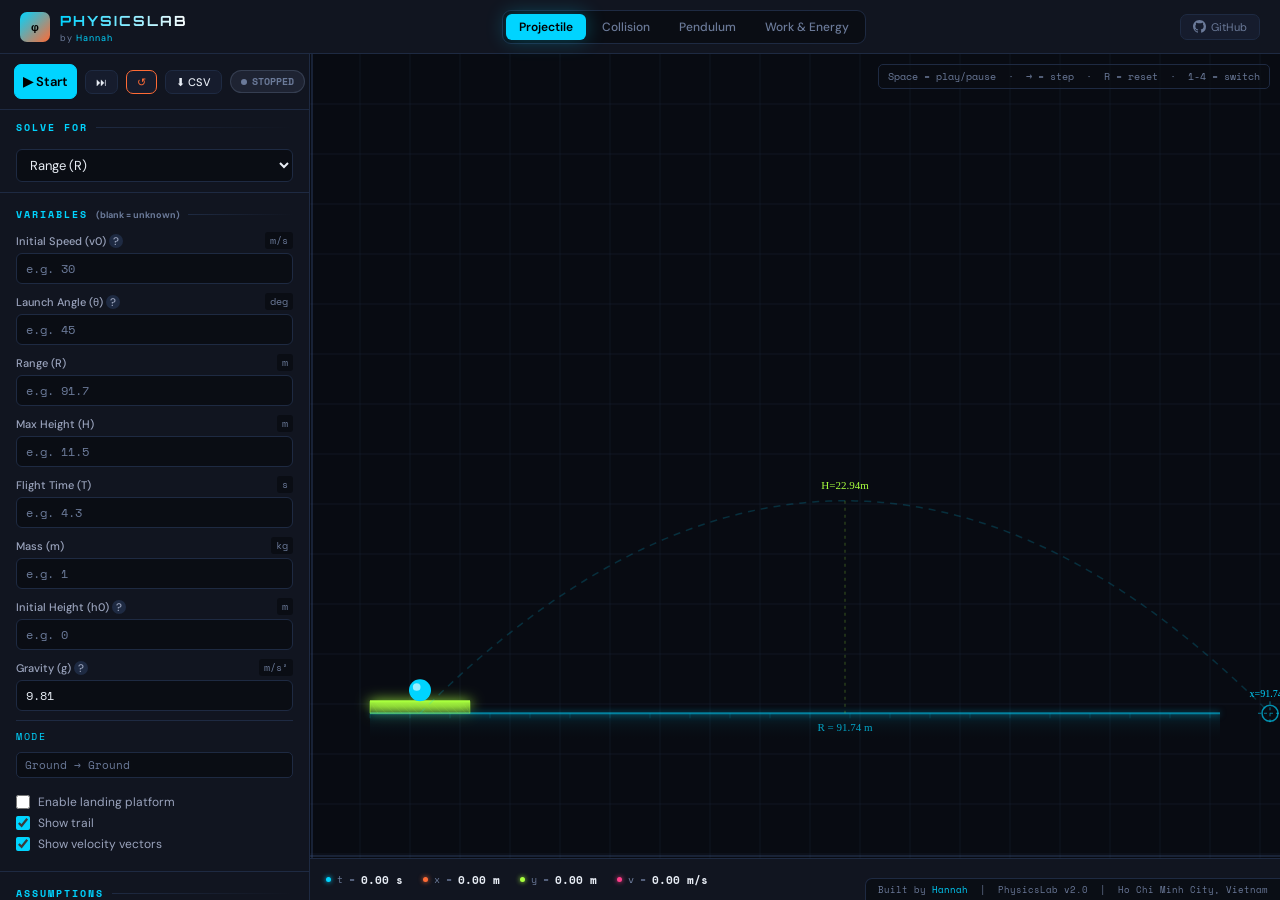
<file: index.html>
<!DOCTYPE html>
<html lang="en">
<head>
<meta charset="UTF-8">
<meta name="viewport" content="width=device-width, initial-scale=1.0">
<title>PhysicsLab by Hannah — Interactive Mechanics Simulator</title>
<link rel="preconnect" href="https://fonts.googleapis.com">
<link href="https://fonts.googleapis.com/css2?family=Space+Mono:wght@400;700&family=DM+Sans:wght@300;400;500;600&family=Orbitron:wght@400;700;900&display=swap" rel="stylesheet">
<link rel="stylesheet" href="style.css">
</head>
<body>

<!-- ============================================================
     GLOBAL TOOLTIP (populated by initTooltips in utils.js)
     ============================================================ -->
<div id="globalTooltip" class="tooltip"></div>

<!-- ============================================================
     HEADER
     ============================================================ -->
<header>
  <div class="logo">
    <div class="logo-icon">φ</div>
    <div>
      <span class="logo-text">PHYSICSLAB</span>
      <div class="logo-sub">by <span style="color:var(--accent)">Hannah</span></div>
    </div>
  </div>

  <!-- Simulation tabs -->
  <div class="sim-tabs">
    <button class="sim-tab active" onclick="switchSim('projectile')"
            data-tip="Projectile motion with symbolic solver" data-tip-title="Projectile">
      Projectile
    </button>
    <button class="sim-tab" onclick="switchSim('collision')"
            data-tip="Elastic and inelastic 1D collisions" data-tip-title="Collision">
      Collision
    </button>
    <button class="sim-tab" onclick="switchSim('pendulum')"
            data-tip="Simple pendulum with RK4 integration" data-tip-title="Pendulum">
      Pendulum
    </button>
    <button class="sim-tab" onclick="switchSim('work')"
            data-tip="Work, energy and power with 13-equation solver" data-tip-title="Work & Energy">
      Work &amp; Energy
    </button>
  </div>

  <div class="header-actions">
    <!-- Mobile sidebar toggle -->
    <button class="mobile-menu-btn" onclick="openMobileSidebar()" title="Open controls">☰</button>

    <a class="gh-link" href="https://github.com/phanminhhanh7-tech/physicslab" target="_blank">
      <svg width="13" height="13" viewBox="0 0 24 24" fill="currentColor">
        <path d="M12 0C5.37 0 0 5.37 0 12c0 5.31 3.435 9.795 8.205 11.385.6.105.825-.255.825-.57
          0-.285-.015-1.23-.015-2.235-3.015.555-3.795-.735-4.035-1.41-.135-.345-.72-1.41-1.23-1.695
          -.42-.225-1.02-.78-.015-.795.945-.015 1.62.87 1.845 1.23 1.08 1.815 2.805 1.305 3.495.99
          .105-.78.42-1.305.765-1.605-2.67-.3-5.46-1.335-5.46-5.925 0-1.305.465-2.385 1.23-3.225
          -.12-.3-.54-1.53.12-3.18 0 0 1.005-.315 3.3 1.23.96-.27 1.98-.405 3-.405s2.04.135 3 .405
          c2.295-1.56 3.3-1.23 3.3-1.23.66 1.65.24 2.88.12 3.18.765.84 1.23 1.905 1.23 3.225
          0 4.605-2.805 5.625-5.475 5.925.435.375.81 1.095.81 2.22 0 1.605-.015 2.895-.015 3.3
          0 .315.225.69.825.57A12.02 12.02 0 0 0 24 12c0-6.63-5.37-12-12-12z"/>
      </svg>
      GitHub
    </a>
  </div>
</header>

<!-- ============================================================
     MAIN LAYOUT
     ============================================================ -->
<div class="main">

  <!-- Mobile overlay: close sidebar by tapping outside -->
  <div id="sidebarOverlay" class="sidebar-overlay" onclick="closeMobileSidebar()"></div>

  <!-- ====================================================
       SIDEBAR
       ==================================================== -->
  <div class="sidebar" id="sidebar">

    <!-- PLAYBACK CONTROLS -->
    <div class="playback-bar">
      <button id="mainBtn" class="btn primary" style="flex:1;font-size:13px;padding:8px"
              onclick="handleMainBtn()"
              data-tip="Space to play/pause" data-tip-title="Play / Pause">
        ▶ Start
      </button>
      <!-- Step one frame forward (new feature) -->
      <button class="btn sm" onclick="stepFrame()" title="Step one frame (→ key)"
              data-tip="Advance one frame at a time. Pause first or it pauses automatically."
              data-tip-title="Step Frame">
        ⏭
      </button>
      <!-- Reset inputs + state -->
      <button class="btn danger sm" onclick="resetSim()" title="Reset (R key)"
              data-tip="Reset simulation and clear computed state" data-tip-title="Reset">
        ↺
      </button>
      <!-- Export CSV (new feature) -->
      <button class="btn sm" onclick="exportCurrentCSV()" title="Export CSV"
              data-tip="Download simulation data as .csv file" data-tip-title="Export CSV">
        ⬇ CSV
      </button>
      <div id="statusBadge" class="status-badge stopped">
        <span class="status-dot"></span> STOPPED
      </div>
    </div>

    <!-- ==================================================
         PROJECTILE MOTION CONTROLS
         ================================================== -->
    <div id="ctrl-projectile">

      <!-- Solve For -->
      <div class="solve-for-area">
        <div class="sidebar-section-title">Solve For</div>
        <select class="solve-select" id="proj-solveFor" onchange="updateProjectile()">
          <option value="R">Range (R)</option>
          <option value="H">Max Height (H)</option>
          <option value="T">Flight Time (T)</option>
          <option value="theta">Launch Angle (θ)</option>
          <option value="v0">Initial Speed (v0)</option>
          <option value="vx">Horiz Velocity (vx)</option>
          <option value="vy">Vert Velocity (vy)</option>
          <option value="KE">Kinetic Energy (KE)</option>
          <option value="PE">Potential Energy (PE)</option>
          <option value="E">Total Energy (E)</option>
          <option value="g">Gravity (g)</option>
          <option value="m">Mass (m)</option>
        </select>
      </div>

      <!-- Variables -->
      <div class="sidebar-section">
        <div class="sidebar-section-title">
          Variables
          <span style="font-size:9px;color:var(--text-dim);font-family:'DM Sans';text-transform:none;letter-spacing:0">
            (blank = unknown)
          </span>
        </div>

        <div class="input-group">
          <div class="input-label">
            <span>
              Initial Speed (v0)
              <span class="tip-icon" data-tip="Launch speed. Combined with angle to give vx and vy." data-tip-title="v0">?</span>
            </span>
            <span class="unit">m/s</span>
          </div>
          <input type="number" id="proj-v0" placeholder="e.g. 30" step="any" oninput="updateProjectile()">
        </div>

        <div class="input-group">
          <div class="input-label">
            <span>
              Launch Angle (θ)
              <span class="tip-icon" data-tip="Angle above horizontal. 45° gives maximum range on flat ground." data-tip-title="θ">?</span>
            </span>
            <span class="unit">deg</span>
          </div>
          <input type="number" id="proj-angle" placeholder="e.g. 45" step="any" oninput="updateProjectile()">
        </div>

        <div class="input-group">
          <div class="input-label"><span>Range (R)</span><span class="unit">m</span></div>
          <input type="number" id="proj-R" placeholder="e.g. 91.7" step="any" oninput="updateProjectile()">
        </div>

        <div class="input-group">
          <div class="input-label"><span>Max Height (H)</span><span class="unit">m</span></div>
          <input type="number" id="proj-H" placeholder="e.g. 11.5" step="any" oninput="updateProjectile()">
        </div>

        <div class="input-group">
          <div class="input-label"><span>Flight Time (T)</span><span class="unit">s</span></div>
          <input type="number" id="proj-T" placeholder="e.g. 4.3" step="any" oninput="updateProjectile()">
        </div>

        <div class="input-group">
          <div class="input-label"><span>Mass (m)</span><span class="unit">kg</span></div>
          <input type="number" id="proj-m" placeholder="e.g. 1" step="any" oninput="updateProjectile()">
        </div>

        <div class="input-group">
          <div class="input-label">
            <span>
              Initial Height (h0)
              <span class="tip-icon" data-tip="Launch height above ground. 0 = launched from ground." data-tip-title="h0">?</span>
            </span>
            <span class="unit">m</span>
          </div>
          <input type="number" id="proj-h0" placeholder="e.g. 0" step="any" oninput="updateProjectile()">
        </div>

        <div class="input-group">
          <div class="input-label">
            <span>
              Gravity (g)
              <span class="tip-icon" data-tip="Gravitational acceleration. Earth ≈ 9.81, Moon ≈ 1.62, Mars ≈ 3.72." data-tip-title="g">?</span>
            </span>
            <span class="unit">m/s²</span>
          </div>
          <input type="number" id="proj-g" value="9.81" step="any" oninput="updateProjectile()">
        </div>

        <div class="input-group" id="proj-hLand-row" style="display:none">
          <div class="input-label">
            <span>Landing Platform Height
              <span class="tip-icon" data-tip="Height of the landing platform above ground. Projectile lands on it if trajectory reaches it." data-tip-title="hLand">?</span>
            </span>
            <span class="unit">m</span>
          </div>
          <input type="number" id="proj-hLand" placeholder="e.g. 5" step="any" min="0" oninput="updateProjectile()">
        </div>

        <div style="margin-top:8px;padding:8px 0;border-top:1px solid var(--border)">
          <div style="font-size:10px;color:var(--accent);font-family:'Space Mono';letter-spacing:1.5px;text-transform:uppercase;margin-bottom:8px">Mode</div>
          <div id="proj-mode-badge" style="font-size:11px;font-family:'Space Mono';color:var(--text-dim);background:var(--bg);border:1px solid var(--border);border-radius:5px;padding:4px 8px;margin-bottom:8px">Ground → Ground</div>
        </div>

        <div class="checkbox-row">
          <input type="checkbox" id="proj-landPlat" onchange="updateProjectile()">
          <label for="proj-landPlat">Enable landing platform</label>
        </div>
        <div class="checkbox-row">
          <input type="checkbox" id="proj-trail" checked onchange="updateProjectile()">
          <label for="proj-trail">Show trail</label>
        </div>
        <div class="checkbox-row">
          <input type="checkbox" id="proj-vectors" checked onchange="updateProjectile()">
          <label for="proj-vectors">Show velocity vectors</label>
        </div>
      </div>

      <!-- Physics Assumptions -->
      <div class="sidebar-section">
        <div class="sidebar-section-title">Assumptions</div>
        <div class="assumptions-panel">
          <div class="assumption-item">No air resistance</div>
          <div class="assumption-item">Constant gravitational field</div>
          <div class="assumption-item">Point-mass projectile</div>
          <div class="assumption-item">Landing: quadratic solved for each surface</div>
          <div class="assumption-item">Earliest valid landing surface wins</div>
          <div class="assumption-item">Platform has fixed horizontal extent</div>
        </div>
      </div>

      <!-- Solver Steps -->
      <div class="sidebar-section">
        <div class="sidebar-section-title">Solver Steps</div>
        <div id="proj-solver-steps" class="solver-steps-panel">
          <div class="step-empty-msg">Fill in variables above — solver chains equations automatically.</div>
        </div>
      </div>

      <!-- Results -->
      <div class="sidebar-section">
        <div class="sidebar-section-title">Results</div>
        <div class="results-grid">
          <div class="result-card" id="prc-R">   <div class="r-label">Range (R)</div>      <div class="r-value" id="proj-r-R">--</div></div>
          <div class="result-card" id="prc-H">   <div class="r-label">Max Height (H)</div> <div class="r-value" id="proj-r-H">--</div></div>
          <div class="result-card" id="prc-T">   <div class="r-label">Flight Time</div>    <div class="r-value" id="proj-r-T">--</div></div>
          <div class="result-card" id="prc-v0">  <div class="r-label">v0</div>             <div class="r-value" id="proj-r-v0">--</div></div>
          <div class="result-card" id="prc-vx">  <div class="r-label">vx</div>             <div class="r-value" id="proj-r-vx">--</div></div>
          <div class="result-card" id="prc-vy">  <div class="r-label">vy (initial)</div>  <div class="r-value" id="proj-r-vy">--</div></div>
          <div class="result-card" id="prc-KE">  <div class="r-label">KE</div>             <div class="r-value" id="proj-r-KE">--</div></div>
          <div class="result-card" id="prc-PE">  <div class="r-label">PE</div>             <div class="r-value" id="proj-r-PE">--</div></div>
          <div class="result-card" id="prc-E">   <div class="r-label">Total E</div>        <div class="r-value" id="proj-r-E">--</div></div>
          <div class="result-card" id="prc-theta"><div class="r-label">Angle (θ)</div>    <div class="r-value" id="proj-r-theta">--</div></div>
          <div class="result-card" id="prc-g">   <div class="r-label">Gravity (g)</div>   <div class="r-value" id="proj-r-g">--</div></div>
          <div class="result-card" id="prc-v">   <div class="r-label">Curr Speed</div>    <div class="r-value" id="proj-r-v">--</div></div>
          <div class="result-card" id="prc-xy">  <div class="r-label">Curr x, y</div>     <div class="r-value" id="proj-r-xy">--</div></div>
        </div>
      </div>

    </div><!-- /ctrl-projectile -->

    <!-- ==================================================
         COLLISION CONTROLS
         ================================================== -->
    <div id="ctrl-collision" class="hidden">

      <div class="solve-for-area">
        <div class="sidebar-section-title">Solve For</div>
        <select class="solve-select" id="col-solveFor" onchange="updateCollision()">
          <option value="v1a">v1 after collision</option>
          <option value="v2a">v2 after collision</option>
          <option value="m1">Mass 1 (m1)</option>
          <option value="m2">Mass 2 (m2)</option>
          <option value="v1">Velocity 1 before</option>
          <option value="v2">Velocity 2 before</option>
          <option value="KEb">KE before</option>
          <option value="KEa">KE after</option>
          <option value="KElost">KE lost</option>
          <option value="pt">Total momentum</option>
        </select>
      </div>

      <div class="sidebar-section">
        <div class="sidebar-section-title">
          Variables
          <span style="font-size:9px;color:var(--text-dim);font-family:'DM Sans';text-transform:none;letter-spacing:0">
            (blank = unknown)
          </span>
        </div>

        <div style="font-size:10px;color:var(--accent3);font-family:'Space Mono';letter-spacing:1px;margin-bottom:8px;text-transform:uppercase">Object 1 (cyan)</div>

        <div class="input-group">
          <div class="input-label">
            <span>
              Mass (m1)
              <span class="tip-icon" data-tip="Mass of object 1 in kilograms. Must be positive." data-tip-title="m1">?</span>
            </span>
            <span class="unit">kg</span>
          </div>
          <input type="number" id="col-m1" placeholder="e.g. 5" step="any" oninput="updateCollision()">
        </div>

        <div class="input-group">
          <div class="input-label">
            <span>
              Velocity before (v1)
              <span class="tip-icon" data-tip="Positive = rightward. Negative = leftward." data-tip-title="v1">?</span>
            </span>
            <span class="unit">m/s</span>
          </div>
          <input type="number" id="col-v1" placeholder="e.g. 8" step="any" oninput="updateCollision()">
        </div>

        <div style="font-size:10px;color:var(--accent2);font-family:'Space Mono';letter-spacing:1px;margin:10px 0 8px;text-transform:uppercase">Object 2 (orange)</div>

        <div class="input-group">
          <div class="input-label"><span>Mass (m2)</span><span class="unit">kg</span></div>
          <input type="number" id="col-m2" placeholder="e.g. 3" step="any" oninput="updateCollision()">
        </div>

        <div class="input-group">
          <div class="input-label">
            <span>
              Velocity before (v2)
              <span class="tip-icon" data-tip="Use negative values for leftward velocity. E.g. −3 means moving left at 3 m/s." data-tip-title="v2">?</span>
            </span>
            <span class="unit">m/s</span>
          </div>
          <input type="number" id="col-v2" placeholder="e.g. -3" step="any" oninput="updateCollision()">
        </div>

        <div class="input-group" style="margin-top:10px">
          <div class="input-label">
            <span>
              Collision Type
              <span class="tip-icon" data-tip="Elastic: KE conserved. Perfectly inelastic: objects stick together, max KE lost." data-tip-title="Type">?</span>
            </span>
          </div>
          <select id="col-type" onchange="updateCollision()">
            <option value="elastic">Elastic (KE conserved)</option>
            <option value="inelastic">Perfectly Inelastic</option>
          </select>
        </div>
      </div>

      <!-- Physics Assumptions -->
      <div class="sidebar-section">
        <div class="sidebar-section-title">Assumptions</div>
        <div class="assumptions-panel">
          <div class="assumption-item">1D head-on collision</div>
          <div class="assumption-item">No friction during collision</div>
          <div class="assumption-item">Point-mass objects</div>
          <div class="assumption-item">Isolated system (momentum conserved)</div>
          <div class="assumption-item">Elastic: KE also conserved</div>
        </div>
      </div>

      <!-- Solver Steps -->
      <div class="sidebar-section">
        <div class="sidebar-section-title">Solver Steps</div>
        <div id="col-solver-steps" class="solver-steps-panel">
          <div class="step-empty-msg">Fill in m1, v1, m2, v2 above.</div>
        </div>
      </div>

      <!-- Results -->
      <div class="sidebar-section">
        <div class="sidebar-section-title">Results</div>
        <div class="results-grid">
          <div class="result-card" id="crc-v1a">   <div class="r-label">v1 after</div>   <div class="r-value" id="col-r-v1a">--</div></div>
          <div class="result-card" id="crc-v2a">   <div class="r-label">v2 after</div>   <div class="r-value" id="col-r-v2a">--</div></div>
          <div class="result-card" id="crc-p1b">   <div class="r-label">p1 before</div>  <div class="r-value" id="col-r-p1b">--</div></div>
          <div class="result-card" id="crc-p2b">   <div class="r-label">p2 before</div>  <div class="r-value" id="col-r-p2b">--</div></div>
          <div class="result-card" id="crc-KEb">   <div class="r-label">KE before</div>  <div class="r-value" id="col-r-keb">--</div></div>
          <div class="result-card" id="crc-KEa">   <div class="r-label">KE after</div>   <div class="r-value" id="col-r-kea">--</div></div>
          <div class="result-card" id="crc-pt">    <div class="r-label">p total</div>    <div class="r-value" id="col-r-pt">--</div></div>
          <div class="result-card" id="crc-KElost"><div class="r-label">KE lost</div>    <div class="r-value" id="col-r-kel">--</div></div>
        </div>
      </div>

    </div><!-- /ctrl-collision -->

    <!-- ==================================================
         PENDULUM CONTROLS
         ================================================== -->
    <div id="ctrl-pendulum" class="hidden">

      <div class="solve-for-area">
        <div class="sidebar-section-title">Solve For</div>
        <select class="solve-select" id="pen-solveFor" onchange="updatePendulum()">
          <option value="T">Period (T)</option>
          <option value="f">Frequency (f)</option>
          <option value="L">Length (L)</option>
          <option value="g">Gravity (g)</option>
          <option value="KE_max">Max KE</option>
          <option value="PE">Potential Energy (PE)</option>
          <option value="E">Total Energy (E)</option>
          <option value="v_max">Max Speed (v_max)</option>
          <option value="m">Mass (m)</option>
          <option value="omega_nat">Angular frequency (ω₀)</option>
        </select>
      </div>

      <div class="sidebar-section">
        <div class="sidebar-section-title">
          Variables
          <span style="font-size:9px;color:var(--text-dim);font-family:'DM Sans';text-transform:none;letter-spacing:0">
            (blank = unknown)
          </span>
        </div>

        <div class="input-group">
          <div class="input-label">
            <span>
              Length (L)
              <span class="tip-icon" data-tip="Pendulum rod length from pivot to bob centre of mass." data-tip-title="L">?</span>
            </span>
            <span class="unit">m</span>
          </div>
          <input type="number" id="pen-L" placeholder="e.g. 3" step="any" oninput="updatePendulum()">
        </div>

        <div class="input-group">
          <div class="input-label"><span>Mass (m)</span><span class="unit">kg</span></div>
          <input type="number" id="pen-m" placeholder="e.g. 2" step="any" oninput="updatePendulum()">
        </div>

        <div class="input-group">
          <div class="input-label">
            <span>
              Start Angle (θ₀)
              <span class="tip-icon" data-tip="Initial release angle from vertical. Small angles (< 15°) are most accurate for small-angle approximation, but this simulator uses the full nonlinear equation." data-tip-title="θ₀">?</span>
            </span>
            <span class="unit">deg</span>
          </div>
          <input type="number" id="pen-angle" placeholder="e.g. 45" step="any" oninput="updatePendulum()">
        </div>

        <div class="input-group">
          <div class="input-label"><span>Period (T)</span><span class="unit">s</span></div>
          <input type="number" id="pen-T" placeholder="e.g. 3.47" step="any" oninput="updatePendulum()">
        </div>

        <div class="input-group">
          <div class="input-label">
            <span>
              Gravity (g)
              <span class="tip-icon" data-tip="Change g to simulate the pendulum on other planets. Moon = 1.62 m/s²." data-tip-title="g">?</span>
            </span>
            <span class="unit">m/s²</span>
          </div>
          <input type="number" id="pen-g" value="9.81" step="any" oninput="updatePendulum()">
        </div>

        <div class="input-group">
          <div class="input-label">
            <span>
              Damping (b)
              <span class="tip-icon" data-tip="Linear damping coefficient. 0 = ideal (no energy loss). 0.05 = light air resistance." data-tip-title="Damping">?</span>
            </span>
            <span class="unit">coef</span>
          </div>
          <input type="number" id="pen-damp" value="0" step="any" min="0" max="2" oninput="updatePendulum()">
        </div>
      </div>

      <!-- Physics Assumptions -->
      <div class="sidebar-section">
        <div class="sidebar-section-title">Assumptions</div>
        <div class="assumptions-panel">
          <div class="assumption-item">Rigid massless rod (not a string)</div>
          <div class="assumption-item">Full nonlinear equation (not small-angle)</div>
          <div class="assumption-item">Point-mass bob</div>
          <div class="assumption-item">Period formula T=2π√(L/g) is small-angle approx</div>
          <div class="assumption-item">Damping is linear (∝ angular velocity)</div>
        </div>
      </div>

      <!-- Solver Steps -->
      <div class="sidebar-section">
        <div class="sidebar-section-title">Solver Steps</div>
        <div id="pen-solver-steps" class="solver-steps-panel">
          <div class="step-empty-msg">Fill in variables above to solve.</div>
        </div>
      </div>

      <!-- Results -->
      <div class="sidebar-section">
        <div class="sidebar-section-title">Results</div>
        <div class="results-grid">
          <div class="result-card" id="enc-T">    <div class="r-label">Period (T)</div>    <div class="r-value" id="pen-r-T">--</div></div>
          <div class="result-card" id="enc-f">    <div class="r-label">Frequency (f)</div><div class="r-value" id="pen-r-f">--</div></div>
          <div class="result-card" id="enc-wn">   <div class="r-label">ω₀ (rad/s)</div>  <div class="r-value" id="pen-r-omegan">--</div></div>
          <div class="result-card" id="enc-vmax"> <div class="r-label">v_max</div>         <div class="r-value" id="pen-r-vmax">--</div></div>
          <div class="result-card" id="enc-KEmax"><div class="r-label">KE_max</div>        <div class="r-value" id="pen-r-kemax">--</div></div>
          <div class="result-card" id="enc-PE">   <div class="r-label">PE (initial)</div> <div class="r-value" id="pen-r-pe">--</div></div>
          <div class="result-card" id="enc-E">    <div class="r-label">Total E</div>      <div class="r-value" id="pen-r-E">--</div></div>
          <div class="result-card" id="enc-L">    <div class="r-label">Length (L)</div>   <div class="r-value" id="pen-r-L">--</div></div>
          <div class="result-card" id="enc-g">    <div class="r-label">Gravity (g)</div>  <div class="r-value" id="pen-r-g">--</div></div>
          <div class="result-card" id="enc-angle"><div class="r-label">Angle (live)</div> <div class="r-value" id="pen-r-angle">--</div></div>
          <div class="result-card" id="enc-omega"><div class="r-label">ω (live)</div>     <div class="r-value" id="pen-r-omega">--</div></div>
        </div>
      </div>

      <!-- Energy Bars -->
      <div class="energy-bars">
        <div class="sidebar-section-title" style="margin-bottom:8px">Energy Distribution</div>
        <div class="energy-bar-row">
          <span class="energy-bar-label">KE</span>
          <div class="energy-bar-track"><div class="energy-bar-fill" id="pen-ke-bar" style="width:50%;background:var(--accent)"></div></div>
          <span class="energy-bar-val" id="pen-ke-val">0 J</span>
        </div>
        <div class="energy-bar-row">
          <span class="energy-bar-label">PE</span>
          <div class="energy-bar-track"><div class="energy-bar-fill" id="pen-pe-bar" style="width:50%;background:var(--accent2)"></div></div>
          <span class="energy-bar-val" id="pen-pe-val">0 J</span>
        </div>
        <div class="energy-bar-row">
          <span class="energy-bar-label">E</span>
          <div class="energy-bar-track"><div class="energy-bar-fill" id="pen-E-bar" style="width:100%;background:var(--accent3)"></div></div>
          <span class="energy-bar-val" id="pen-E-val">0 J</span>
        </div>
      </div>

    </div><!-- /ctrl-pendulum -->

    <!-- ==================================================
         WORK & ENERGY CONTROLS
         ================================================== -->
    <div id="ctrl-work" class="hidden">

      <div class="solve-for-area">
        <div class="sidebar-section-title">Solve For</div>
        <select class="solve-select" id="work-solveFor" onchange="updateWork()">
          <option value="vf">Final Velocity (vf)</option>
          <option value="W">Work (W)</option>
          <option value="KE">Kinetic Energy (KE)</option>
          <option value="PE">Potential Energy (PE)</option>
          <option value="E">Total Energy (E)</option>
          <option value="P">Power (P)</option>
          <option value="F">Force (F)</option>
          <option value="d">Distance (d)</option>
          <option value="vi">Initial Velocity (vi)</option>
          <option value="a">Acceleration (a)</option>
          <option value="h">Height (h)</option>
          <option value="theta">Angle (θ)</option>
          <option value="m">Mass (m)</option>
          <option value="t">Time (t)</option>
          <option value="mu">Friction coef (μ)</option>
          <option value="g">Gravity (g)</option>
        </select>
      </div>

      <div class="sidebar-section">
        <div class="sidebar-section-title">
          Variables
          <span style="font-size:9px;color:var(--text-dim);font-family:'DM Sans';text-transform:none;letter-spacing:0">
            (blank = unknown)
          </span>
        </div>

        <div class="input-group">
          <div class="input-label"><span>Mass (m)</span><span class="unit">kg</span></div>
          <input type="number" id="work-m" placeholder="e.g. 10" step="any" oninput="updateWork()">
        </div>

        <div class="input-group">
          <div class="input-label">
            <span>
              Applied Force (F)
              <span class="tip-icon" data-tip="Net applied force on the object, in the direction of motion (before angle adjustment)." data-tip-title="F">?</span>
            </span>
            <span class="unit">N</span>
          </div>
          <input type="number" id="work-F" placeholder="e.g. 50" step="any" oninput="updateWork()">
        </div>

        <div class="input-group">
          <div class="input-label">
            <span>
              Force Angle (θ)
              <span class="tip-icon" data-tip="Angle between force vector and displacement direction. 0° = parallel (max work), 90° = perpendicular (zero work)." data-tip-title="θ">?</span>
            </span>
            <span class="unit">deg</span>
          </div>
          <input type="number" id="work-angle" placeholder="e.g. 0" step="any" oninput="updateWork()">
        </div>

        <div class="input-group">
          <div class="input-label"><span>Distance (d)</span><span class="unit">m</span></div>
          <input type="number" id="work-d" placeholder="e.g. 20" step="any" oninput="updateWork()">
        </div>

        <div class="input-group">
          <div class="input-label"><span>Initial Velocity (vi)</span><span class="unit">m/s</span></div>
          <input type="number" id="work-vi" placeholder="e.g. 0" step="any" oninput="updateWork()">
        </div>

        <div class="input-group">
          <div class="input-label"><span>Final Velocity (vf)</span><span class="unit">m/s</span></div>
          <input type="number" id="work-vf" placeholder="e.g. 10" step="any" oninput="updateWork()">
        </div>

        <div class="input-group">
          <div class="input-label"><span>Work (W)</span><span class="unit">J</span></div>
          <input type="number" id="work-W" placeholder="e.g. 500" step="any" oninput="updateWork()">
        </div>

        <div class="input-group">
          <div class="input-label"><span>Time (t)</span><span class="unit">s</span></div>
          <input type="number" id="work-t" placeholder="e.g. 5" step="any" oninput="updateWork()">
        </div>

        <div class="input-group">
          <div class="input-label">
            <span>
              Height (h)
              <span class="tip-icon" data-tip="Vertical displacement upward. Used to compute gravitational PE = mgh." data-tip-title="h">?</span>
            </span>
            <span class="unit">m</span>
          </div>
          <input type="number" id="work-h" placeholder="e.g. 0" step="any" oninput="updateWork()">
        </div>

        <div class="input-group">
          <div class="input-label"><span>Kinetic Energy (KE)</span><span class="unit">J</span></div>
          <input type="number" id="work-KE" placeholder="e.g. 250" step="any" oninput="updateWork()">
        </div>

        <div class="input-group">
          <div class="input-label">
            <span>
              Power (P)
              <span class="tip-icon" data-tip="Rate of work. P = W/t. 1 horsepower = 746 W." data-tip-title="P">?</span>
            </span>
            <span class="unit">W</span>
          </div>
          <input type="number" id="work-P" placeholder="e.g. 100" step="any" oninput="updateWork()">
        </div>

        <div class="input-group">
          <div class="input-label">
            <span>
              Friction coef (μ)
              <span class="tip-icon" data-tip="Kinetic friction coefficient. 0 = frictionless. Typical rubber-on-concrete ≈ 0.7." data-tip-title="μ">?</span>
            </span>
            <span class="unit">—</span>
          </div>
          <input type="number" id="work-mu" placeholder="e.g. 0.2" step="any" min="0" max="2" oninput="updateWork()">
        </div>

        <div class="input-group">
          <div class="input-label"><span>Gravity (g)</span><span class="unit">m/s²</span></div>
          <input type="number" id="work-g" value="9.81" step="any" oninput="updateWork()">
        </div>
      </div>

      <!-- Physics Assumptions -->
      <div class="sidebar-section">
        <div class="sidebar-section-title">Assumptions</div>
        <div class="assumptions-panel">
          <div class="assumption-item">1D horizontal surface</div>
          <div class="assumption-item">Constant applied force</div>
          <div class="assumption-item">Kinetic friction (μ × N = μmg)</div>
          <div class="assumption-item">No air resistance</div>
          <div class="assumption-item">Point-mass block</div>
        </div>
      </div>

      <!-- Solver Steps -->
      <div class="sidebar-section">
        <div class="sidebar-section-title">Solver Steps</div>
        <div id="work-solver-steps" class="solver-steps-panel">
          <div class="step-empty-msg">Enter variables above — 13 equations are chained automatically.</div>
        </div>
      </div>

      <!-- Results -->
      <div class="sidebar-section">
        <div class="sidebar-section-title">Results</div>
        <div class="results-grid" id="work-results-grid">
          <div class="result-card" id="wrc-W">    <div class="r-label">Work (W)</div>    <div class="r-value" id="work-r-W">--</div></div>
          <div class="result-card" id="wrc-P">    <div class="r-label">Power (P)</div>   <div class="r-value" id="work-r-P">--</div></div>
          <div class="result-card" id="wrc-KE">   <div class="r-label">KE</div>          <div class="r-value" id="work-r-KE">--</div></div>
          <div class="result-card" id="wrc-KEi">  <div class="r-label">KEᵢ</div>         <div class="r-value" id="work-r-KEi">--</div></div>
          <div class="result-card" id="wrc-PE">   <div class="r-label">PE</div>          <div class="r-value" id="work-r-PE">--</div></div>
          <div class="result-card" id="wrc-E">    <div class="r-label">Total E</div>     <div class="r-value" id="work-r-E">--</div></div>
          <div class="result-card" id="wrc-vf">   <div class="r-label">vf</div>          <div class="r-value" id="work-r-vf">--</div></div>
          <div class="result-card" id="wrc-vi">   <div class="r-label">vi</div>          <div class="r-value" id="work-r-vi">--</div></div>
          <div class="result-card" id="wrc-F">    <div class="r-label">Force (F)</div>   <div class="r-value" id="work-r-F">--</div></div>
          <div class="result-card" id="wrc-d">    <div class="r-label">Distance (d)</div><div class="r-value" id="work-r-d">--</div></div>
          <div class="result-card" id="wrc-h">    <div class="r-label">Height (h)</div>  <div class="r-value" id="work-r-h">--</div></div>
          <div class="result-card" id="wrc-a">    <div class="r-label">Accel (a)</div>   <div class="r-value" id="work-r-a">--</div></div>
          <div class="result-card" id="wrc-theta"><div class="r-label">Angle (θ)</div>   <div class="r-value" id="work-r-theta">--</div></div>
          <div class="result-card" id="wrc-Wf">   <div class="r-label">W_friction</div>  <div class="r-value" id="work-r-Wf">--</div></div>
          <div class="result-card" id="wrc-Wnet"> <div class="r-label">W_net</div>       <div class="r-value" id="work-r-Wnet">--</div></div>
          <div class="result-card" id="wrc-mu">   <div class="r-label">Friction μ</div>  <div class="r-value" id="work-r-mu">--</div></div>
          <div class="result-card" id="wrc-t">    <div class="r-label">Time (t)</div>    <div class="r-value" id="work-r-t">--</div></div>
          <div class="result-card" id="wrc-m">    <div class="r-label">Mass (m)</div>    <div class="r-value" id="work-r-m">--</div></div>
          <div class="result-card" id="wrc-g">    <div class="r-label">Gravity (g)</div> <div class="r-value" id="work-r-g">--</div></div>
        </div>
      </div>

      <!-- Energy Bars -->
      <div class="energy-bars">
        <div class="sidebar-section-title" style="margin-bottom:8px">Energy Distribution</div>
        <div class="energy-bar-row">
          <span class="energy-bar-label">KE</span>
          <div class="energy-bar-track"><div class="energy-bar-fill" id="work-ke-bar" style="width:0%;background:var(--accent)"></div></div>
          <span class="energy-bar-val" id="work-ke-val">-- J</span>
        </div>
        <div class="energy-bar-row">
          <span class="energy-bar-label">PE</span>
          <div class="energy-bar-track"><div class="energy-bar-fill" id="work-pe-bar" style="width:0%;background:var(--accent2)"></div></div>
          <span class="energy-bar-val" id="work-pe-val">-- J</span>
        </div>
        <div class="energy-bar-row">
          <span class="energy-bar-label">W</span>
          <div class="energy-bar-track"><div class="energy-bar-fill" id="work-W-bar" style="width:0%;background:var(--accent3)"></div></div>
          <span class="energy-bar-val" id="work-W-val">-- J</span>
        </div>
      </div>

    </div><!-- /ctrl-work -->

  </div><!-- /sidebar -->

  <!-- ====================================================
       CANVAS AREA
       ==================================================== -->
  <div class="canvas-area">
    <div class="canvas-container">
      <canvas id="simCanvas"></canvas>

      <!-- Keyboard shortcut hint (shown on canvas) -->
      <div class="canvas-toolbar">
        <div style="font-size:10px;color:var(--text-dim);font-family:'Space Mono';
                    background:rgba(10,13,20,0.7);padding:4px 9px;border-radius:5px;
                    border:1px solid var(--border);">
          Space = play/pause &nbsp;·&nbsp; → = step &nbsp;·&nbsp; R = reset &nbsp;·&nbsp; 1-4 = switch
        </div>
      </div>
    </div>

    <!-- Bottom info bar: live simulation values -->
    <div class="info-bar" id="infoBar">
      <div class="info-item">
        <div class="info-dot"></div>
        <span>t = </span><strong id="info-t">0.00 s</strong>
      </div>
      <div class="info-item">
        <div class="info-dot" style="background:var(--accent2);box-shadow:0 0 5px var(--accent2)"></div>
        <span>x = </span><strong id="info-x">0.00 m</strong>
      </div>
      <div class="info-item">
        <div class="info-dot" style="background:var(--accent3);box-shadow:0 0 5px var(--accent3)"></div>
        <span>y = </span><strong id="info-y">0.00 m</strong>
      </div>
      <div class="info-item">
        <div class="info-dot" style="background:var(--accent4);box-shadow:0 0 5px var(--accent4)"></div>
        <span>v = </span><strong id="info-v">0.00 m/s</strong>
      </div>
    </div>
  </div>

</div><!-- /main -->

<footer>
  Built by <span style="color:var(--accent)">Hannah</span>
  &nbsp;|&nbsp; PhysicsLab v2.0
  &nbsp;|&nbsp; Ho Chi Minh City, Vietnam
</footer>

<!-- ============================================================
     SCRIPTS — order matters: utils first, then modules, then main
     ============================================================ -->
<script src="utils.js"></script>
<script src="projectile.js"></script>
<script src="collision.js"></script>
<script src="pendulum.js"></script>
<script src="workEnergy.js"></script>
<script src="main.js"></script>

</body>
</html>
</file>
<file: style.css>
/* ============================================================
   PhysicsLab by Hannah — style.css
   Responsive dark-neon design system
   ============================================================ */

/* ---------- Design tokens ---------------------------------- */
:root {
  --bg:         #0a0d14;
  --surface:    #111520;
  --surface2:   #161c2d;
  --border:     #1e2a42;
  --accent:     #00d4ff;   /* cyan   — solve-target / primary */
  --accent2:    #ff6b35;   /* orange — user input            */
  --accent3:    #a8ff3e;   /* green  — solver derived        */
  --accent4:    #ff3e8a;   /* pink   — warning / vectors     */
  --text:       #e8edf5;
  --text-dim:   #6b7a99;
  --text-mid:   #9aa3bc;
  --glow:       0 0 20px rgba(0,212,255,0.3);
  --glow2:      0 0 20px rgba(255,107,53,0.3);
  --radius:     8px;
  --sidebar-w:  310px;
}

/* ---------- Reset ------------------------------------------ */
*, *::before, *::after { margin: 0; padding: 0; box-sizing: border-box; }

body {
  background: var(--bg);
  color: var(--text);
  font-family: 'DM Sans', sans-serif;
  height: 100vh;
  overflow: hidden;
  display: flex;
  flex-direction: column;
}

/* ============================================================
   HEADER
   ============================================================ */
header {
  display: flex;
  align-items: center;
  justify-content: space-between;
  padding: 0 20px;
  height: 54px;
  background: var(--surface);
  border-bottom: 1px solid var(--border);
  flex-shrink: 0;
  gap: 12px;
  z-index: 20;
}

/* Logo */
.logo {
  display: flex;
  align-items: center;
  gap: 10px;
  flex-shrink: 0;
}
.logo-icon {
  width: 30px; height: 30px;
  background: linear-gradient(135deg, var(--accent), var(--accent2));
  border-radius: 7px;
  display: flex; align-items: center; justify-content: center;
  font-family: 'Orbitron', sans-serif;
  font-size: 11px; font-weight: 700; color: #000;
}
.logo-text {
  font-family: 'Orbitron', sans-serif;
  font-size: 14px; font-weight: 700; letter-spacing: 2px;
  background: linear-gradient(90deg, var(--accent), #fff);
  -webkit-background-clip: text; -webkit-text-fill-color: transparent;
}
.logo-sub {
  font-size: 9px; color: var(--text-dim);
  font-family: 'DM Sans', sans-serif;
  letter-spacing: 1px; margin-top: 1px;
}

/* Simulation tabs */
.sim-tabs {
  display: flex; gap: 3px;
  background: var(--bg);
  padding: 3px; border-radius: 9px;
  border: 1px solid var(--border);
  flex-wrap: wrap;
}
.sim-tab {
  padding: 5px 13px;
  border-radius: 6px; border: none;
  background: transparent; color: var(--text-dim);
  font-family: 'DM Sans', sans-serif;
  font-size: 12px; font-weight: 500;
  cursor: pointer; transition: all 0.2s; white-space: nowrap;
}
.sim-tab:hover  { color: var(--text); background: var(--surface2); }
.sim-tab.active { background: var(--accent); color: #000; font-weight: 600; box-shadow: var(--glow); }

/* Header action buttons */
.header-actions { display: flex; gap: 8px; align-items: center; flex-shrink: 0; }
.gh-link {
  display: flex; align-items: center; gap: 5px;
  padding: 5px 12px; border: 1px solid var(--border);
  border-radius: 7px; background: var(--surface2);
  color: var(--text-dim); font-size: 11px;
  font-family: 'DM Sans', sans-serif;
  text-decoration: none; transition: all 0.2s;
}
.gh-link:hover { color: var(--text); border-color: var(--accent); }

/* Mobile menu toggle */
.mobile-menu-btn {
  display: none;
  background: var(--surface2); border: 1px solid var(--border);
  color: var(--text); border-radius: 6px;
  padding: 5px 10px; font-size: 18px; cursor: pointer;
}

/* ============================================================
   LAYOUT
   ============================================================ */
.main {
  display: flex; flex: 1; overflow: hidden;
}

/* ============================================================
   SIDEBAR
   ============================================================ */
.sidebar {
  width: var(--sidebar-w);
  background: var(--surface);
  border-right: 1px solid var(--border);
  display: flex; flex-direction: column;
  overflow-y: auto; flex-shrink: 0;
  transition: transform 0.3s;
}
.sidebar::-webkit-scrollbar { width: 3px; }
.sidebar::-webkit-scrollbar-track { background: transparent; }
.sidebar::-webkit-scrollbar-thumb { background: var(--border); border-radius: 2px; }

/* Playback bar at top of sidebar */
.playback-bar {
  padding: 10px 14px;
  border-bottom: 1px solid var(--border);
  display: flex; align-items: center; gap: 8px;
  flex-shrink: 0;
}

/* Sidebar sections */
.sidebar-section {
  padding: 14px 16px;
  border-bottom: 1px solid var(--border);
}
.sidebar-section-title {
  font-family: 'Space Mono', monospace;
  font-size: 10px; font-weight: 700; letter-spacing: 2px;
  color: var(--accent); text-transform: uppercase;
  margin-bottom: 10px;
  display: flex; align-items: center; gap: 8px;
}
.sidebar-section-title::after {
  content: ''; flex: 1; height: 1px;
  background: linear-gradient(90deg, var(--border), transparent);
}

/* Input groups */
.input-group { margin-bottom: 9px; }
.input-label {
  display: flex; justify-content: space-between; align-items: center;
  margin-bottom: 4px; gap: 4px;
}
.input-label span { font-size: 11px; color: var(--text-mid); font-weight: 500; }
.input-label .unit {
  font-family: 'Space Mono', monospace; font-size: 10px;
  color: var(--text-dim); background: var(--bg);
  padding: 1px 5px; border-radius: 3px; white-space: nowrap;
}
/* Tooltip icon next to label */
.tip-icon {
  display: inline-flex; align-items: center; justify-content: center;
  width: 14px; height: 14px; border-radius: 50%;
  background: var(--border); color: var(--text-dim);
  font-size: 9px; cursor: help; flex-shrink: 0;
  transition: background 0.2s;
}
.tip-icon:hover { background: var(--accent); color: #000; }

.input-row { display: flex; gap: 6px; align-items: center; }

/* Inputs */
input[type="number"], input[type="text"], select {
  background: var(--bg); border: 1px solid var(--border);
  color: var(--text); padding: 6px 9px;
  border-radius: 6px; font-family: 'Space Mono', monospace;
  font-size: 12px; width: 100%; outline: none;
  transition: border-color 0.2s, box-shadow 0.2s;
}
input[type="number"]:focus, select:focus {
  border-color: var(--accent);
  box-shadow: 0 0 0 2px rgba(0,212,255,0.1);
}
input[type="number"]::placeholder { color: var(--text-dim); }

/* Input error state */
input.input-error { border-color: var(--accent4) !important; }
.input-error-msg {
  font-size: 10px; color: var(--accent4);
  font-family: 'Space Mono', monospace; margin-top: 3px;
}

select { font-family: 'DM Sans', sans-serif; font-size: 13px; cursor: pointer; }

.checkbox-row { display: flex; align-items: center; gap: 8px; margin-bottom: 5px; }
.checkbox-row input[type="checkbox"] { width: 14px; height: 14px; accent-color: var(--accent); cursor: pointer; }
.checkbox-row label { font-size: 12px; color: var(--text-mid); cursor: pointer; }

/* Solve-for area */
.solve-for-area { padding: 10px 16px; border-bottom: 1px solid var(--border); }
.solve-select { width: 100%; margin-top: 4px; }

/* ============================================================
   BUTTONS
   ============================================================ */
.btn {
  padding: 6px 16px; border-radius: 7px;
  border: 1px solid var(--border); background: var(--surface2);
  color: var(--text); font-family: 'DM Sans', sans-serif;
  font-size: 13px; font-weight: 500;
  cursor: pointer; transition: all 0.2s;
  display: inline-flex; align-items: center; justify-content: center; gap: 6px;
  white-space: nowrap;
}
.btn:hover    { border-color: var(--accent); color: var(--accent); }
.btn:active   { transform: scale(0.97); }
.btn.primary  { background: var(--accent); color: #000; border-color: var(--accent); font-weight: 600; }
.btn.primary:hover { background: #00bcd4; box-shadow: var(--glow); }
.btn.danger   { border-color: var(--accent2); color: var(--accent2); }
.btn.danger:hover { background: var(--accent2); color: #000; box-shadow: var(--glow2); }
.btn.sm       { padding: 4px 10px; font-size: 11px; }

/* ============================================================
   STATUS BADGE
   ============================================================ */
.status-badge {
  display: inline-flex; align-items: center; gap: 5px;
  padding: 3px 10px; border-radius: 20px;
  font-size: 10px; font-family: 'Space Mono', monospace; font-weight: 700;
}
.status-badge.running { background: rgba(168,255,62,0.15); color: var(--accent3); border: 1px solid rgba(168,255,62,0.3); }
.status-badge.paused  { background: rgba(255,107,53,0.15); color: var(--accent2); border: 1px solid rgba(255,107,53,0.3); }
.status-badge.stopped { background: rgba(107,122,153,0.15); color: var(--text-dim); border: 1px solid rgba(107,122,153,0.3); }
.status-dot { width: 6px; height: 6px; border-radius: 50%; background: currentColor; animation: pulse 1s infinite; }
.status-badge.paused .status-dot,
.status-badge.stopped .status-dot { animation: none; }
@keyframes pulse { 0%,100% { opacity:1; } 50% { opacity:0.3; } }

/* ============================================================
   RESULTS GRID
   ============================================================ */
.results-grid { display: grid; grid-template-columns: 1fr 1fr; gap: 5px; }
.result-card {
  background: var(--bg); border: 1px solid var(--border);
  border-radius: var(--radius); padding: 7px 9px; transition: all 0.25s;
}
.result-card .r-label {
  font-size: 9px; color: var(--text-dim);
  text-transform: uppercase; letter-spacing: 1px;
  font-family: 'Space Mono', monospace; margin-bottom: 2px;
}
.result-card .r-value {
  font-family: 'Space Mono', monospace; font-size: 13px;
  font-weight: 700; color: var(--text);
}
/* Color states set dynamically via JS */
.result-card.is-target  { border-color: var(--accent);  background: rgba(0,212,255,0.07); }
.result-card.is-target .r-value { color: var(--accent); }
.result-card.is-user    { border-color: rgba(255,107,53,0.55); background: rgba(255,107,53,0.06); }
.result-card.is-derived { border-color: rgba(168,255,62,0.55); background: rgba(168,255,62,0.06); }
.result-card.is-derived .r-value { color: var(--accent3); }

/* ============================================================
   SOLVER STEPS
   ============================================================ */
.solver-steps-panel { font-size: 11px; line-height: 1.75; color: var(--text-mid); }
.step-card {
  margin-bottom: 7px; padding: 9px 11px;
  background: var(--bg); border: 1px solid var(--border);
  border-radius: 6px; border-left: 3px solid rgba(168,255,62,0.55);
}
.step-card.is-target { border-left-color: var(--accent); }
.step-eq-name  { font-size: 9px; letter-spacing: 1.5px; text-transform: uppercase; color: var(--accent3); margin-bottom: 4px; }
.step-formula  { font-family: 'Space Mono', monospace; font-size: 11px; color: var(--accent3); margin-bottom: 2px; }
.step-sub      { font-family: 'Space Mono', monospace; font-size: 11px; color: var(--text-mid); }
.step-card.is-target .step-eq-name { color: var(--accent); }
.step-card.is-target .step-formula { color: var(--accent); }

.step-legend {
  display: flex; gap: 10px; margin-bottom: 8px; flex-wrap: wrap;
}
.step-legend-item {
  display: flex; align-items: center; gap: 4px;
  font-size: 10px; font-family: 'Space Mono', monospace; color: var(--text-dim);
}
.step-legend-dot { width: 8px; height: 8px; border-radius: 2px; display: inline-block; }
.step-empty-msg { color: var(--text-dim); font-size: 11px; line-height: 1.9; }

/* ============================================================
   ASSUMPTIONS PANEL
   ============================================================ */
.assumptions-panel {
  background: rgba(168,255,62,0.04);
  border: 1px solid rgba(168,255,62,0.2);
  border-radius: var(--radius); padding: 10px 12px;
  margin-top: 6px;
}
.assumption-item {
  display: flex; align-items: baseline; gap: 6px;
  font-size: 11px; color: var(--text-mid);
  font-family: 'Space Mono', monospace; margin-bottom: 4px; line-height: 1.5;
}
.assumption-item::before { content: '•'; color: var(--accent3); flex-shrink: 0; }

/* ============================================================
   ENERGY BARS
   ============================================================ */
.energy-bars { padding: 10px 16px; border-bottom: 1px solid var(--border); }
.energy-bar-row { display: flex; align-items: center; gap: 7px; margin-bottom: 5px; }
.energy-bar-label { font-size: 10px; color: var(--text-dim); width: 26px; font-family: 'Space Mono', monospace; }
.energy-bar-track { flex: 1; height: 7px; background: var(--border); border-radius: 4px; overflow: hidden; }
.energy-bar-fill  { height: 100%; border-radius: 4px; transition: width 0.12s ease; }
.energy-bar-val   { font-family: 'Space Mono', monospace; font-size: 10px; color: var(--text-dim); width: 56px; text-align: right; }

/* ============================================================
   CANVAS AREA
   ============================================================ */
.canvas-area {
  flex: 1; display: flex; flex-direction: column; overflow: hidden; min-width: 0;
}
.canvas-container { flex: 1; position: relative; background: var(--bg); overflow: hidden; }
canvas#simCanvas  { display: block; width: 100%; height: 100%; }

/* Canvas overlay toolbar */
.canvas-toolbar {
  position: absolute; top: 10px; right: 10px;
  display: flex; gap: 6px; z-index: 5;
}

/* Info bar at bottom */
.info-bar {
  height: 42px; background: var(--surface);
  border-top: 1px solid var(--border);
  display: flex; align-items: center;
  padding: 0 16px; gap: 20px; flex-shrink: 0; overflow: hidden;
}
.info-item { display: flex; align-items: center; gap: 6px; white-space: nowrap; }
.info-dot  { width: 5px; height: 5px; border-radius: 50%; background: var(--accent); box-shadow: 0 0 5px var(--accent); }
.info-item span   { font-family: 'Space Mono', monospace; font-size: 10px; color: var(--text-dim); }
.info-item strong { font-family: 'Space Mono', monospace; font-size: 11px; color: var(--text); }

/* ============================================================
   TOOLTIP
   ============================================================ */
.tooltip {
  position: fixed; z-index: 9999;
  background: var(--surface2); border: 1px solid var(--border);
  border-radius: var(--radius); padding: 8px 12px;
  font-family: 'DM Sans', sans-serif; font-size: 12px;
  color: var(--text); max-width: 240px; line-height: 1.5;
  box-shadow: 0 8px 32px rgba(0,0,0,0.6);
  pointer-events: none; opacity: 0; transition: opacity 0.15s;
}
.tooltip.visible { opacity: 1; }
.tooltip strong  { color: var(--accent); display: block; margin-bottom: 2px; }

/* ============================================================
   EQUATION BOX (collapsible reference)
   ============================================================ */
.eq-box {
  background: var(--bg); border: 1px solid var(--border);
  border-radius: var(--radius); padding: 9px; margin-bottom: 7px;
}
.eq-box .eq-title { font-size: 10px; color: var(--text-dim); text-transform: uppercase; letter-spacing: 1px; font-family: 'Space Mono', monospace; margin-bottom: 5px; }
.eq-box .eq-formula { font-family: 'Space Mono', monospace; font-size: 11px; color: var(--accent3); line-height: 1.7; }

/* ============================================================
   UTILITY
   ============================================================ */
.hidden { display: none !important; }
.divider { height: 1px; background: var(--border); margin: 4px 0; }

/* ============================================================
   MOBILE / TABLET RESPONSIVE
   ============================================================ */

/* Tablet: collapse sidebar to 260px, smaller fonts */
@media (max-width: 900px) {
  :root { --sidebar-w: 260px; }
  .logo-text { font-size: 12px; }
  .sim-tab   { padding: 4px 10px; font-size: 11px; }
  .gh-link   { display: none; }
}

/* Small tablet / large phone: sidebar becomes overlay */
@media (max-width: 680px) {
  :root { --sidebar-w: 290px; }

  body { overflow: hidden; }

  .mobile-menu-btn { display: flex; }

  .sim-tabs { gap: 2px; }
  .sim-tab  { padding: 4px 8px; font-size: 10px; }

  .main { position: relative; }

  .sidebar {
    position: absolute; top: 0; left: 0; bottom: 0;
    z-index: 100; transform: translateX(-100%);
    box-shadow: 4px 0 24px rgba(0,0,0,0.5);
  }
  .sidebar.open { transform: translateX(0); }

  .sidebar-overlay {
    display: none; position: absolute; inset: 0;
    background: rgba(0,0,0,0.5); z-index: 99;
  }
  .sidebar-overlay.visible { display: block; }

  .canvas-area { width: 100%; }

  .info-bar { gap: 12px; padding: 0 10px; }
  .info-item span, .info-item strong { font-size: 10px; }
}

/* Very small phones */
@media (max-width: 400px) {
  header { padding: 0 10px; height: 48px; }
  .logo-icon { width: 26px; height: 26px; }
  .logo-text { display: none; }
  .logo-sub  { display: none; }
}

/* ============================================================
   FOOTER
   ============================================================ */
footer {
  position: fixed; bottom: 0; right: 0;
  padding: 4px 12px;
  font-size: 9px; color: var(--text-dim);
  font-family: 'Space Mono', monospace;
  background: rgba(10,13,20,0.85);
  border-top-left-radius: 7px;
  border-top: 1px solid var(--border);
  border-left: 1px solid var(--border);
  pointer-events: none; z-index: 50;
}
</file>
